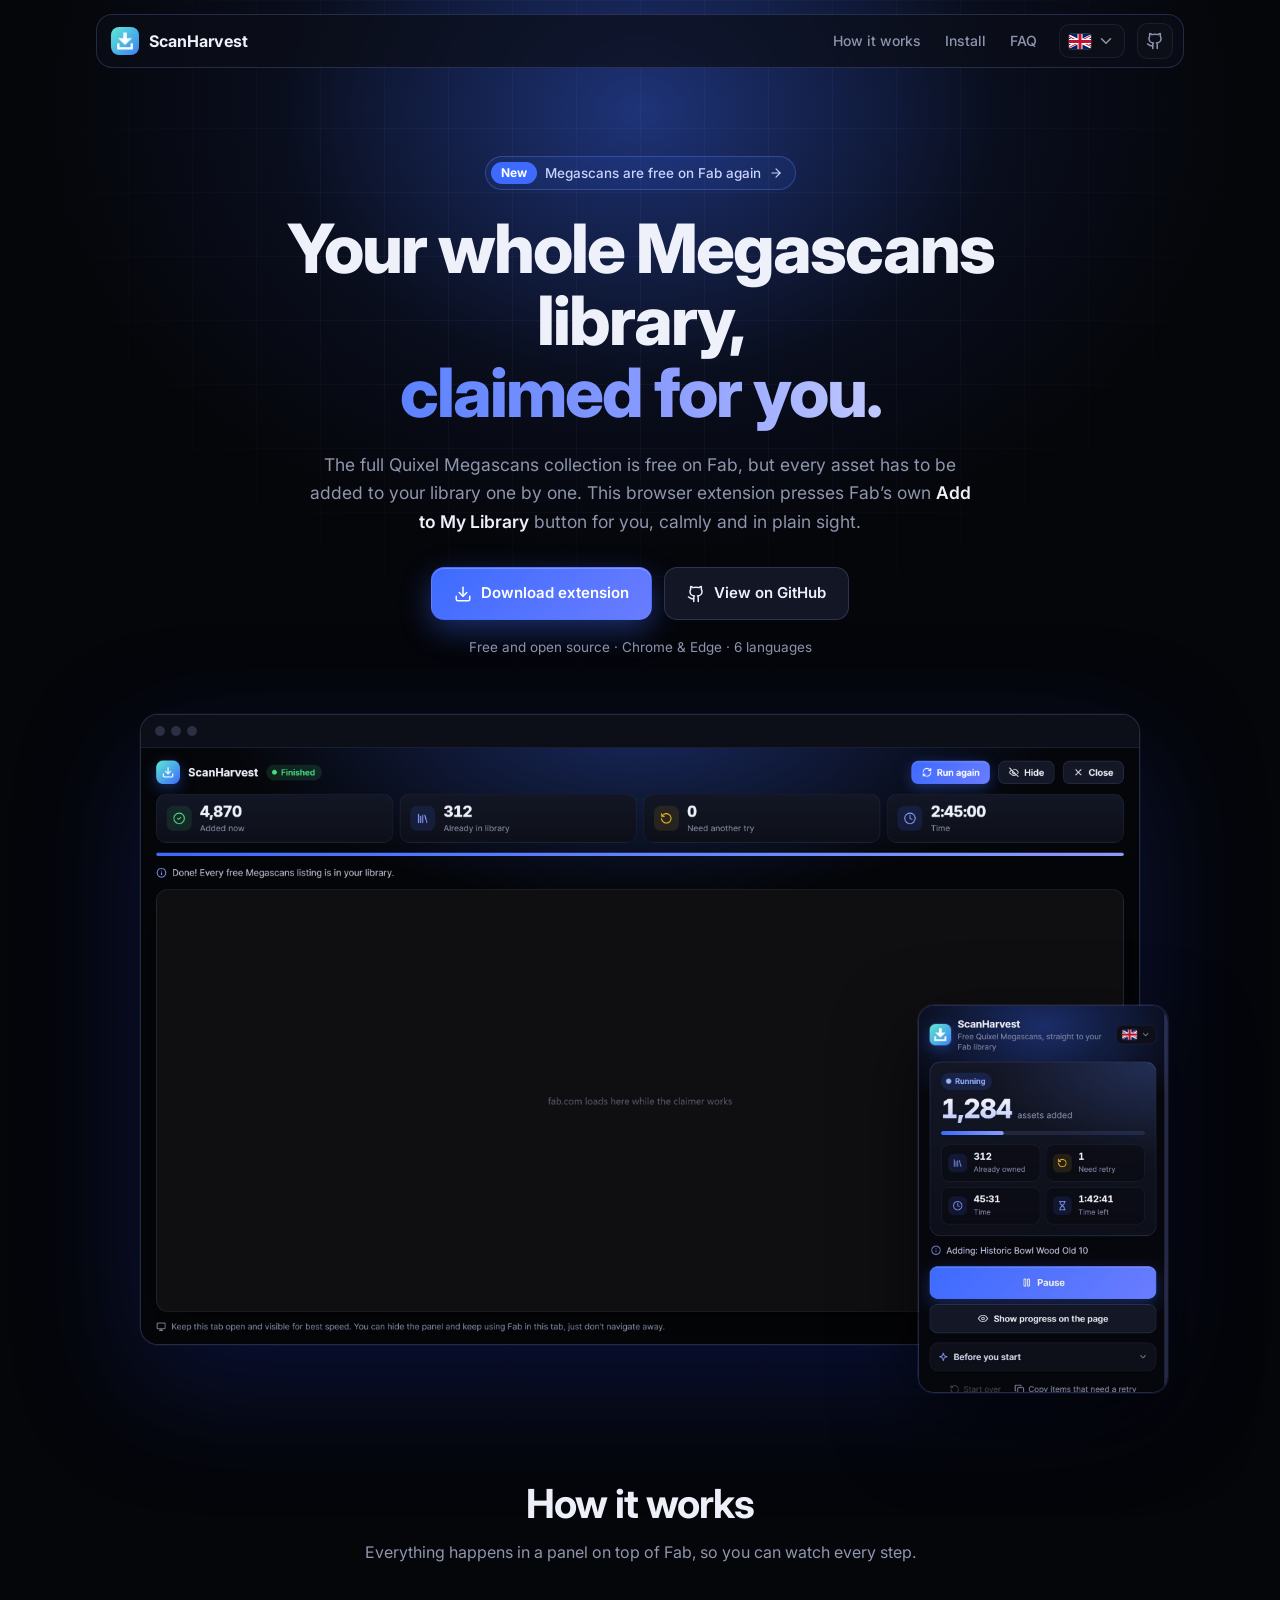
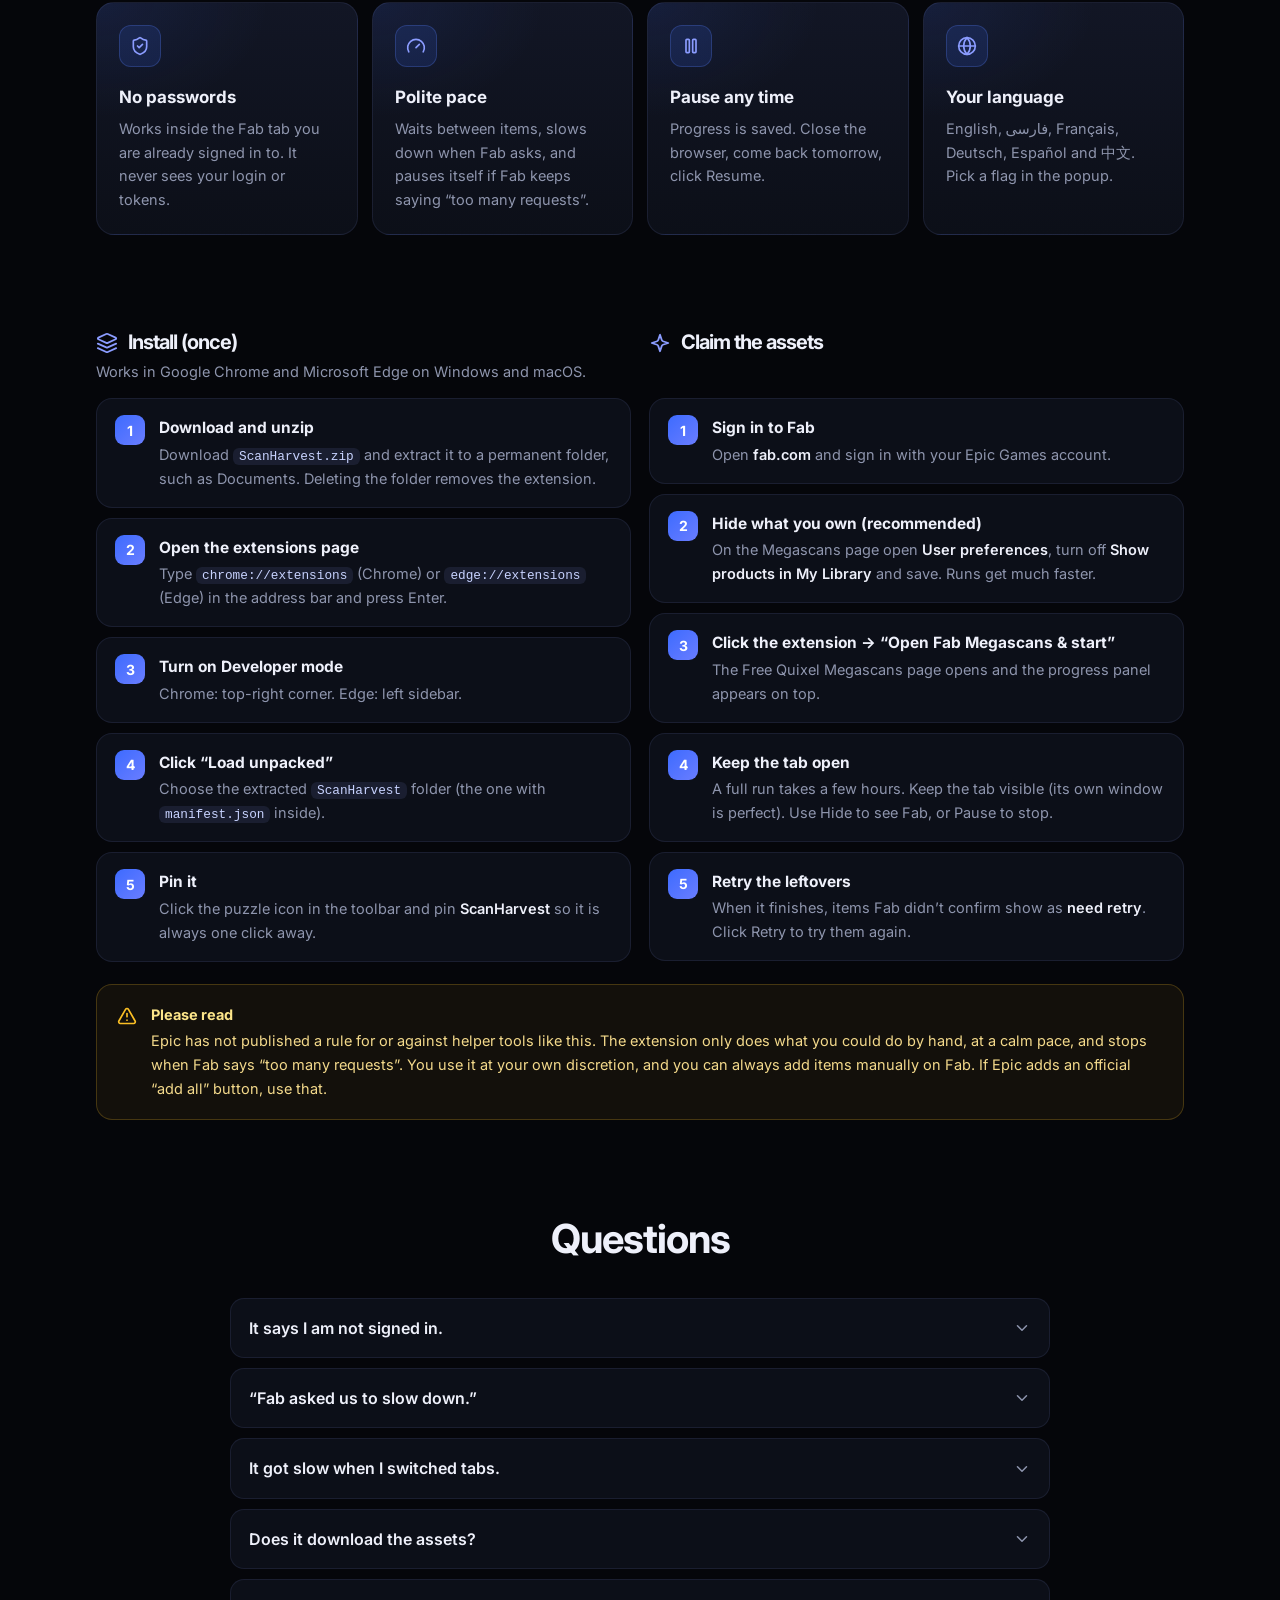
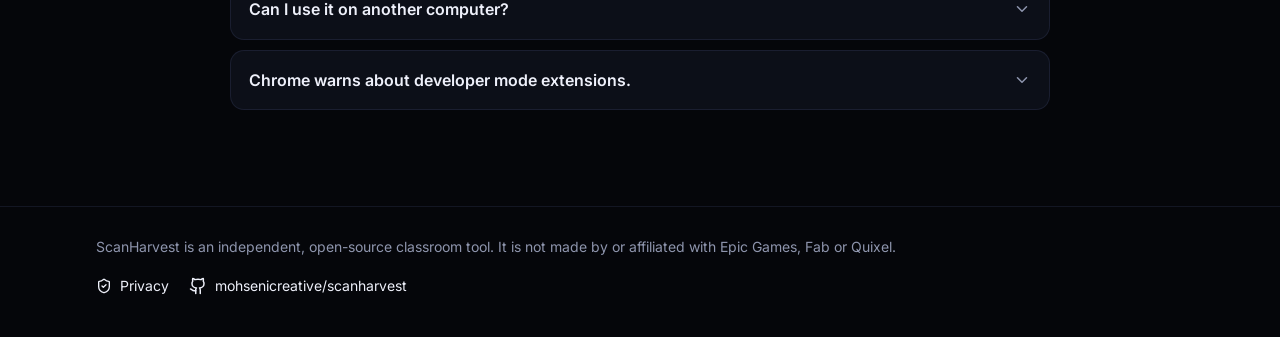
<file: docs/index.html>
<!doctype html>
<html lang="en" dir="ltr">
<head>
<meta charset="utf-8">
<meta name="viewport" content="width=device-width, initial-scale=1">
<title>ScanHarvest</title>
<meta name="description" content="A free, open-source browser extension that adds every free Quixel Megascans listing on Fab to your library, one at a time.">
<meta name="theme-color" content="#05060a">
<link rel="icon" href="images/icon-128.png">
<link rel="preconnect" href="https://fonts.googleapis.com">
<link rel="preconnect" href="https://fonts.gstatic.com" crossorigin>
<link href="https://fonts.googleapis.com/css2?family=Inter:wght@400;500;600;700;800&family=Vazirmatn:wght@400;500;700;800&display=swap" rel="stylesheet">
<style>
  :root {
    --bg: #05060a; --surface: #0c0f18; --surface-2: #121625; --line: rgba(148,163,255,.10); --line-strong: rgba(148,163,255,.2);
    --text: #eef0fa; --muted: #8e95ad; --accent: #3d6bff; --accent-hi: #5b82ff; --periwinkle: #8b9cff; --warn: #fbbf24;
    --font: "Inter", "Segoe UI Variable Text", "Segoe UI", system-ui, -apple-system, sans-serif;
  }
  html[lang="fa"] { --font: "Vazirmatn", "Segoe UI", Tahoma, system-ui, sans-serif; }
  html[lang="zh"] { --font: "Inter", "Microsoft YaHei UI", "PingFang SC", "Noto Sans SC", system-ui, sans-serif; }
  * { box-sizing: border-box; }
  html { scroll-behavior: smooth; }
  body { margin: 0; background: var(--bg); color: var(--text); font: 16px/1.65 var(--font); -webkit-font-smoothing: antialiased; overflow-x: hidden; }
  a { color: inherit; }
  .icon { display: block; flex: none; }
  .wrap { max-width: 1120px; margin: 0 auto; padding: 0 16px; }

  /* background */
  .bg { position: absolute; inset: 0 0 auto; height: 1100px; pointer-events: none; z-index: 0; overflow: hidden; }
  .bg::before { content: ""; position: absolute; left: 50%; top: -340px; width: 1200px; height: 900px; transform: translateX(-50%);
    background: radial-gradient(closest-side, rgba(61,107,255,.45), rgba(61,107,255,.08) 60%, transparent); }
  .bg::after { content: ""; position: absolute; inset: 0;
    background-image: linear-gradient(rgba(148,163,255,.05) 1px, transparent 1px), linear-gradient(90deg, rgba(148,163,255,.05) 1px, transparent 1px);
    background-size: 64px 64px; mask-image: radial-gradient(70% 60% at 50% 20%, #000 30%, transparent 75%); }
  main, header.nav { position: relative; z-index: 1; }

  /* nav */
  header.nav { position: sticky; top: 14px; z-index: 20; margin-top: 14px; }
  .bar { display: flex; align-items: center; gap: 12px; padding: 8px 10px 8px 14px; border-radius: 16px;
    background: rgba(12, 15, 24, .72); border: 1px solid var(--line-strong); backdrop-filter: blur(14px); }
  html[dir="rtl"] .bar { padding: 8px 14px 8px 10px; }
  .brand { display: flex; align-items: center; gap: 10px; font-weight: 700; text-decoration: none; white-space: nowrap; }
  .brand img { width: 28px; height: 28px; border-radius: 8px; }
  .links { display: flex; gap: 4px; margin-inline-start: auto; }
  .links a { text-decoration: none; color: var(--muted); font-size: 14px; font-weight: 500; padding: 6px 10px; border-radius: 9px; }
  .links a:hover { color: var(--text); background: rgba(148,163,255,.08); }
  .lang { position: relative; }
  .lang-btn { display: flex; align-items: center; gap: 6px; padding: 7px 9px; border-radius: 10px; cursor: pointer;
    background: var(--surface); border: 1px solid var(--line); color: var(--muted); }
  .lang-btn:hover { color: var(--text); border-color: var(--line-strong); }
  .flag-box { width: 22px; height: 15px; border-radius: 3px; overflow: hidden; display: block; box-shadow: 0 0 0 1px rgba(255,255,255,.14); flex: none; }
  .flag { width: 100%; height: 100%; display: block; }
  .menu { position: absolute; inset-inline-end: 0; top: calc(100% + 8px); width: 190px; padding: 6px; border-radius: 12px;
    background: #0f1220; border: 1px solid var(--line-strong); box-shadow: 0 18px 40px rgba(0,0,0,.6); }
  .menu[hidden] { display: none; }
  .menu button { width: 100%; display: flex; align-items: center; gap: 10px; padding: 8px 10px; border-radius: 8px; border: 0;
    background: none; color: var(--text); font: inherit; font-size: 14px; cursor: pointer; text-align: start; }
  .menu button:hover, .menu button[aria-selected="true"] { background: rgba(61,107,255,.15); }
  .menu .check { margin-inline-start: auto; color: var(--accent-hi); }
  .gh { display: inline-flex; align-items: center; justify-content: center; width: 36px; height: 36px; border-radius: 10px;
    background: var(--surface); border: 1px solid var(--line); color: var(--muted); }
  .gh:hover { color: var(--text); border-color: var(--line-strong); }

  /* hero */
  .hero { text-align: center; padding: 88px 0 40px; }
  .badge { display: inline-flex; align-items: center; gap: 8px; padding: 5px 12px 5px 5px; border-radius: 999px; font-size: 13.5px; font-weight: 500;
    background: rgba(61,107,255,.10); border: 1px solid rgba(91,130,255,.35); color: #c8d3ff; }
  html[dir="rtl"] .badge { padding: 5px 5px 5px 12px; }
  .badge b { background: var(--accent); color: #fff; padding: 1px 10px; border-radius: 999px; font-size: 12px; }
  h1 { font-size: clamp(36px, 6.4vw, 68px); line-height: 1.06; letter-spacing: -2px; margin: 22px auto 0; max-width: 900px; font-weight: 800; }
  html[lang="fa"] h1, html[lang="zh"] h1 { letter-spacing: 0; line-height: 1.25; }
  h1 .grad { background: linear-gradient(90deg, #5b82ff, #8b9cff 55%, #c0c9ff); -webkit-background-clip: text; background-clip: text; color: transparent; }
  .lead { max-width: 680px; margin: 22px auto 0; color: var(--muted); font-size: 17.5px; }
  .lead b { color: var(--text); font-weight: 600; }
  .ctas { display: flex; gap: 12px; justify-content: center; flex-wrap: wrap; margin-top: 30px; }
  .btn { display: inline-flex; align-items: center; gap: 9px; padding: 13px 22px; border-radius: 13px; font-weight: 600; font-size: 15px; text-decoration: none;
    border: 1px solid var(--line-strong); background: var(--surface-2); color: var(--text); transition: transform .1s, background .15s; }
  .btn:hover { background: #1a1f33; }
  .btn:active { transform: translateY(1px); }
  .btn.primary { border-color: transparent; color: #fff; background: linear-gradient(135deg, var(--accent), #6a7dff);
    box-shadow: 0 10px 30px rgba(61,107,255,.4), inset 0 1px 0 rgba(255,255,255,.22); }
  .btn.primary:hover { background: linear-gradient(135deg, var(--accent-hi), #7b8cff); }
  .meta { margin-top: 16px; font-size: 13.5px; color: var(--muted); }

  /* showcase */
  .showcase { position: relative; margin: 56px auto 0; max-width: 1000px; }
  .window { border-radius: 18px; overflow: hidden; border: 1px solid var(--line-strong); background: #0a0c14;
    box-shadow: 0 40px 120px rgba(20, 40, 140, .35), 0 0 0 1px rgba(255,255,255,.03); }
  .window .chrome { display: flex; gap: 6px; padding: 11px 14px; border-bottom: 1px solid var(--line); background: #0c0f18; }
  .window .chrome i { width: 10px; height: 10px; border-radius: 50%; background: #2a2f42; }
  .window img { display: block; width: 100%; height: auto; }
  .popup-shot { position: absolute; inset-inline-end: -28px; bottom: -48px; width: 250px; border-radius: 16px; overflow: hidden;
    border: 1px solid var(--line-strong); box-shadow: 0 30px 80px rgba(0,0,0,.65), 0 0 0 1px rgba(91,130,255,.15); }
  .popup-shot img { display: block; width: 100%; }
  figcaption { position: absolute; width: 1px; height: 1px; overflow: hidden; clip: rect(0 0 0 0); }

  /* sections */
  section { padding: 96px 0 0; }
  .sec-head { text-align: center; max-width: 660px; margin: 0 auto 36px; }
  h2 { font-size: clamp(28px, 4vw, 40px); letter-spacing: -1px; margin: 0; line-height: 1.15; }
  html[lang="fa"] h2, html[lang="zh"] h2 { letter-spacing: 0; }
  .sec-head p { color: var(--muted); margin: 12px 0 0; }
  .features { display: grid; grid-template-columns: repeat(4, minmax(0, 1fr)); gap: 14px; }
  .card { padding: 22px; border-radius: 18px; border: 1px solid var(--line);
    background: radial-gradient(120% 90% at 0% 0%, rgba(61,107,255,.10), transparent 55%), linear-gradient(180deg, var(--surface-2), var(--surface)); }
  html[dir="rtl"] .card { background: radial-gradient(120% 90% at 100% 0%, rgba(61,107,255,.10), transparent 55%), linear-gradient(180deg, var(--surface-2), var(--surface)); }
  .card .ico { width: 42px; height: 42px; border-radius: 12px; display: grid; place-items: center; color: var(--periwinkle);
    background: rgba(61,107,255,.14); border: 1px solid rgba(91,130,255,.25); margin-bottom: 16px; }
  .card h3 { margin: 0 0 6px; font-size: 17px; }
  .card p { margin: 0; color: var(--muted); font-size: 14.5px; }

  .steps-grid { display: grid; grid-template-columns: 1fr 1fr; gap: 18px; align-items: start; }
  .steps { list-style: none; margin: 0; padding: 0; display: grid; gap: 10px; counter-reset: s; }
  .steps li { counter-increment: s; display: flex; gap: 14px; padding: 16px 18px; border-radius: 16px; border: 1px solid var(--line); background: var(--surface); }
  .steps li::before { content: counter(s); flex: none; width: 30px; height: 30px; border-radius: 9px; display: grid; place-items: center;
    font-weight: 700; font-size: 14px; color: #fff; background: linear-gradient(135deg, var(--accent), #6a7dff); }
  .steps b.t { display: block; font-size: 15.5px; margin-bottom: 2px; }
  .steps p { margin: 0; color: var(--muted); font-size: 14.5px; }
  .steps b:not(.t) { color: var(--text); font-weight: 600; }
  code { font-family: ui-monospace, "Cascadia Code", Consolas, monospace; font-size: .88em; padding: 1px 6px; border-radius: 6px;
    background: rgba(148,163,255,.10); color: #c8d3ff; direction: ltr; unicode-bidi: isolate; }
  .col-title { display: flex; align-items: center; gap: 10px; font-size: 20px; margin: 0 0 14px; }
  .col-title .icon { color: var(--periwinkle); }
  .col-sub { color: var(--muted); margin: -8px 0 14px; font-size: 14.5px; }

  .note { display: flex; gap: 14px; margin-top: 22px; padding: 18px 20px; border-radius: 16px;
    background: rgba(251,191,36,.06); border: 1px solid rgba(251,191,36,.22); color: #f3d98b; }
  .note .icon { color: var(--warn); margin-top: 3px; }
  .note b { display: block; color: #fde68a; margin-bottom: 2px; }
  .note p { margin: 0; font-size: 14.5px; }

  .faq { max-width: 820px; margin: 0 auto; display: grid; gap: 10px; }
  details { border-radius: 14px; border: 1px solid var(--line); background: var(--surface); }
  summary { display: flex; align-items: center; gap: 12px; padding: 16px 18px; cursor: pointer; list-style: none; font-weight: 600; }
  summary::-webkit-details-marker { display: none; }
  summary .chev { margin-inline-start: auto; color: var(--muted); transition: transform .2s; }
  details[open] summary .chev { transform: rotate(180deg); }
  details p { margin: 0; padding: 0 18px 16px; color: var(--muted); font-size: 15px; }

  footer { margin-top: 96px; padding: 28px 0 40px; border-top: 1px solid var(--line); color: var(--muted); font-size: 14px; }
  footer .wrap { display: flex; gap: 16px; align-items: center; justify-content: space-between; flex-wrap: wrap; }
  footer a { display: inline-flex; align-items: center; gap: 8px; text-decoration: none; color: var(--text); }

  @media (max-width: 940px) {
    .features { grid-template-columns: 1fr 1fr; }
    .steps-grid { grid-template-columns: 1fr; }
    .popup-shot { width: 190px; inset-inline-end: -8px; bottom: -36px; }
  }
  @media (max-width: 640px) {
    .links { display: none; }
    .lang { margin-inline-start: auto; }
    .hero { padding-top: 60px; }
    h1 { letter-spacing: -1px; }
    .features { grid-template-columns: 1fr; }
    .popup-shot { display: none; }
    .brand span { display: none; }
  }
</style>
</head>
<body>
<div class="bg" aria-hidden="true"></div>

<header class="nav">
  <div class="wrap">
    <div class="bar">
      <a class="brand" href="#"><img src="images/icon-128.png" alt=""><span>ScanHarvest</span></a>
      <nav class="links">
        <a href="#how" data-t="nav_how"></a>
        <a href="#install" data-t="nav_install"></a>
        <a href="#faq" data-t="nav_faq"></a>
      </nav>
      <div class="lang">
        <button class="lang-btn" id="langBtn" aria-haspopup="listbox" aria-expanded="false"><span class="flag-box" id="langFlag"></span><span data-icon="chevronDown"></span></button>
        <div class="menu" id="langMenu" role="listbox" hidden></div>
      </div>
      <a class="gh" href="https://github.com/mohsenicreative/scanharvest" aria-label="GitHub"><span data-icon="github"></span></a>
    </div>
  </div>
</header>

<main>
  <div class="wrap hero">
    <span class="badge"><b>New</b><span data-t="badge"></span><span data-icon="arrowRight" data-size="14" class="flip"></span></span>
    <h1><span data-t="h1a"></span><br><span class="grad" data-t="h1b"></span></h1>
    <p class="lead" data-html="lead"></p>
    <div class="ctas">
      <a class="btn primary" href="https://github.com/mohsenicreative/scanharvest/releases/latest/download/ScanHarvest.zip"><span data-icon="download"></span><span data-t="cta_download"></span></a>
      <a class="btn" href="https://github.com/mohsenicreative/scanharvest"><span data-icon="github"></span><span data-t="cta_github"></span></a>
    </div>
    <p class="meta" data-t="meta"></p>

    <figure class="showcase">
      <div class="window"><div class="chrome"><i></i><i></i><i></i></div><img src="images/panel-en.png" alt="" data-alt="shot_panel" width="1440" height="860"></div>
      <div class="popup-shot"><img id="popupShot" src="images/popup-en.png" alt="" data-alt="shot_popup"></div>
      <figcaption data-t="shot_panel"></figcaption>
    </figure>
  </div>

  <section id="how">
    <div class="wrap">
      <div class="sec-head"><h2 data-t="how_title"></h2><p data-t="how_sub"></p></div>
      <div class="features">
        <div class="card"><div class="ico" data-icon="shield" data-size="20"></div><h3 data-t="f1t"></h3><p data-t="f1d"></p></div>
        <div class="card"><div class="ico" data-icon="gauge" data-size="20"></div><h3 data-t="f2t"></h3><p data-t="f2d"></p></div>
        <div class="card"><div class="ico" data-icon="pause" data-size="20"></div><h3 data-t="f3t"></h3><p data-t="f3d"></p></div>
        <div class="card"><div class="ico" data-icon="globe" data-size="20"></div><h3 data-t="f4t"></h3><p data-t="f4d"></p></div>
      </div>
    </div>
  </section>

  <section id="install">
    <div class="wrap">
      <div class="steps-grid">
        <div>
          <h2 class="col-title"><span data-icon="layers" data-size="22"></span><span data-t="install_title"></span></h2>
          <p class="col-sub" data-t="install_sub"></p>
          <ol class="steps">
            <li><div><b class="t" data-t="i1t"></b><p data-html="i1d"></p></div></li>
            <li><div><b class="t" data-t="i2t"></b><p data-html="i2d"></p></div></li>
            <li><div><b class="t" data-t="i3t"></b><p data-html="i3d"></p></div></li>
            <li><div><b class="t" data-t="i4t"></b><p data-html="i4d"></p></div></li>
            <li><div><b class="t" data-t="i5t"></b><p data-html="i5d"></p></div></li>
          </ol>
        </div>
        <div id="use">
          <h2 class="col-title"><span data-icon="sparkles" data-size="22"></span><span data-t="use_title"></span></h2>
          <p class="col-sub">&nbsp;</p>
          <ol class="steps">
            <li><div><b class="t" data-t="u1t"></b><p data-html="u1d"></p></div></li>
            <li><div><b class="t" data-t="u2t"></b><p data-html="u2d"></p></div></li>
            <li><div><b class="t" data-t="u3t"></b><p data-html="u3d"></p></div></li>
            <li><div><b class="t" data-t="u4t"></b><p data-html="u4d"></p></div></li>
            <li><div><b class="t" data-t="u5t"></b><p data-html="u5d"></p></div></li>
          </ol>
        </div>
      </div>
      <div class="note"><span data-icon="alert" data-size="20"></span><p><b data-t="note_title"></b><span data-t="note"></span></p></div>
    </div>
  </section>

  <section id="faq">
    <div class="wrap">
      <div class="sec-head"><h2 data-t="faq_title"></h2></div>
      <div class="faq" id="faqList"></div>
    </div>
  </section>
</main>

<footer>
  <div class="wrap">
    <span data-t="footer"></span>
    <span style="display:flex;gap:20px;flex-wrap:wrap">
      <a href="privacy.html"><span data-icon="shield" data-size="16"></span>Privacy</a>
      <a href="https://github.com/mohsenicreative/scanharvest"><span data-icon="github" data-size="16"></span>mohsenicreative/scanharvest</a>
    </span>
  </div>
</footer>

<script src="assets/icons.js"></script>
<script src="assets/flags.js"></script>
<script src="i18n-guide.js"></script>
<script>
(() => {
  const S = window.GUIDE_STRINGS;
  const LANGS = [
    { code: 'en', name: 'English', dir: 'ltr' }, { code: 'fa', name: 'فارسی', dir: 'rtl' },
    { code: 'fr', name: 'Français', dir: 'ltr' }, { code: 'de', name: 'Deutsch', dir: 'ltr' },
    { code: 'es', name: 'Español', dir: 'ltr' }, { code: 'zh', name: '中文', dir: 'ltr' }
  ];
  const store = {
    get() { try { return localStorage.getItem('msc-lang'); } catch { return null; } },
    set(v) { try { localStorage.setItem('msc-lang', v); } catch {} }
  };
  const initial = () => {
    const q = new URLSearchParams(location.search).get('lang');
    const pick = [q, store.get(), (navigator.language || 'en').slice(0, 2).toLowerCase()].find(c => c && S[c]);
    return pick || 'en';
  };
  let lang = initial();
  const t = k => S[lang][k] ?? S.en[k] ?? '';

  document.querySelectorAll('[data-icon]').forEach(el => {
    el.innerHTML = ICONS.svg(el.dataset.icon, Number(el.dataset.size) || 18);
  });

  // GitHub mark is not part of Lucide's set in icons.js; add it here (Lucide "github" icon, ISC).
  const gh = '<svg class="icon" width="18" height="18" viewBox="0 0 24 24" fill="none" stroke="currentColor" stroke-width="2" stroke-linecap="round" stroke-linejoin="round" aria-hidden="true"><path d="M15 22v-4a4.8 4.8 0 0 0-1-3.5c3 0 6-2 6-5.5.08-1.25-.27-2.48-1-3.5.28-1.15.28-2.35 0-3.5 0 0-1 0-3 1.5-2.64-.5-5.36-.5-8 0C6 2 5 2 5 2c-.3 1.15-.3 2.35 0 3.5A5.403 5.403 0 0 0 4 9c0 3.5 3 5.5 6 5.5-.39.49-.68 1.05-.85 1.65-.17.6-.22 1.23-.15 1.85v4"/><path d="M9 18c-4.51 2-5-2-7-2"/></svg>';
  document.querySelectorAll('[data-icon="github"]').forEach(el => { el.innerHTML = gh; });

  function faq() {
    const list = document.getElementById('faqList');
    list.replaceChildren();
    for (let i = 1; i <= 6; i++) {
      const d = document.createElement('details');
      d.innerHTML = `<summary><span></span><span class="chev">${ICONS.svg('chevronDown', 18)}</span></summary><p></p>`;
      d.querySelector('summary span').textContent = t(`q${i}`);
      d.querySelector('p').textContent = t(`a${i}`);
      list.append(d);
    }
  }

  function menu() {
    const box = document.getElementById('langMenu');
    box.replaceChildren();
    for (const l of LANGS) {
      const b = document.createElement('button');
      b.setAttribute('role', 'option');
      b.setAttribute('aria-selected', String(l.code === lang));
      b.innerHTML = `<span class="flag-box">${FLAGS[l.code]}</span><span></span>${l.code === lang ? `<span class="check">${ICONS.svg('check', 15)}</span>` : ''}`;
      b.children[1].textContent = l.name;
      b.children[1].lang = l.code;
      b.children[1].dir = l.dir;
      b.addEventListener('click', () => { apply(l.code); toggle(false); });
      box.append(b);
    }
  }

  function toggle(open) {
    const box = document.getElementById('langMenu');
    const show = open ?? box.hidden;
    box.hidden = !show;
    document.getElementById('langBtn').setAttribute('aria-expanded', String(show));
  }

  function apply(code) {
    lang = S[code] ? code : 'en';
    store.set(lang);
    const info = LANGS.find(l => l.code === lang);
    document.documentElement.lang = lang;
    document.documentElement.dir = info.dir;
    document.title = t('title');
    document.querySelectorAll('[data-t]').forEach(el => { el.textContent = t(el.dataset.t); });
    document.querySelectorAll('[data-html]').forEach(el => { el.innerHTML = t(el.dataset.html); }); // bundled, trusted strings
    document.querySelectorAll('[data-alt]').forEach(el => { el.alt = t(el.dataset.alt); });
    document.querySelectorAll('.flip').forEach(el => { el.style.transform = info.dir === 'rtl' ? 'scaleX(-1)' : ''; });
    document.getElementById('langFlag').innerHTML = FLAGS[lang];
    document.getElementById('langBtn').title = t('language');
    document.getElementById('popupShot').src = lang === 'fa' ? 'images/popup-fa.png' : 'images/popup-en.png';
    menu();
    faq();
  }

  document.getElementById('langBtn').addEventListener('click', e => { e.stopPropagation(); toggle(); });
  document.addEventListener('click', e => { if (!e.target.closest('.lang')) toggle(false); });
  document.addEventListener('keydown', e => { if (e.key === 'Escape') toggle(false); });
  apply(lang);
})();
</script>
</body>
</html>
</file>
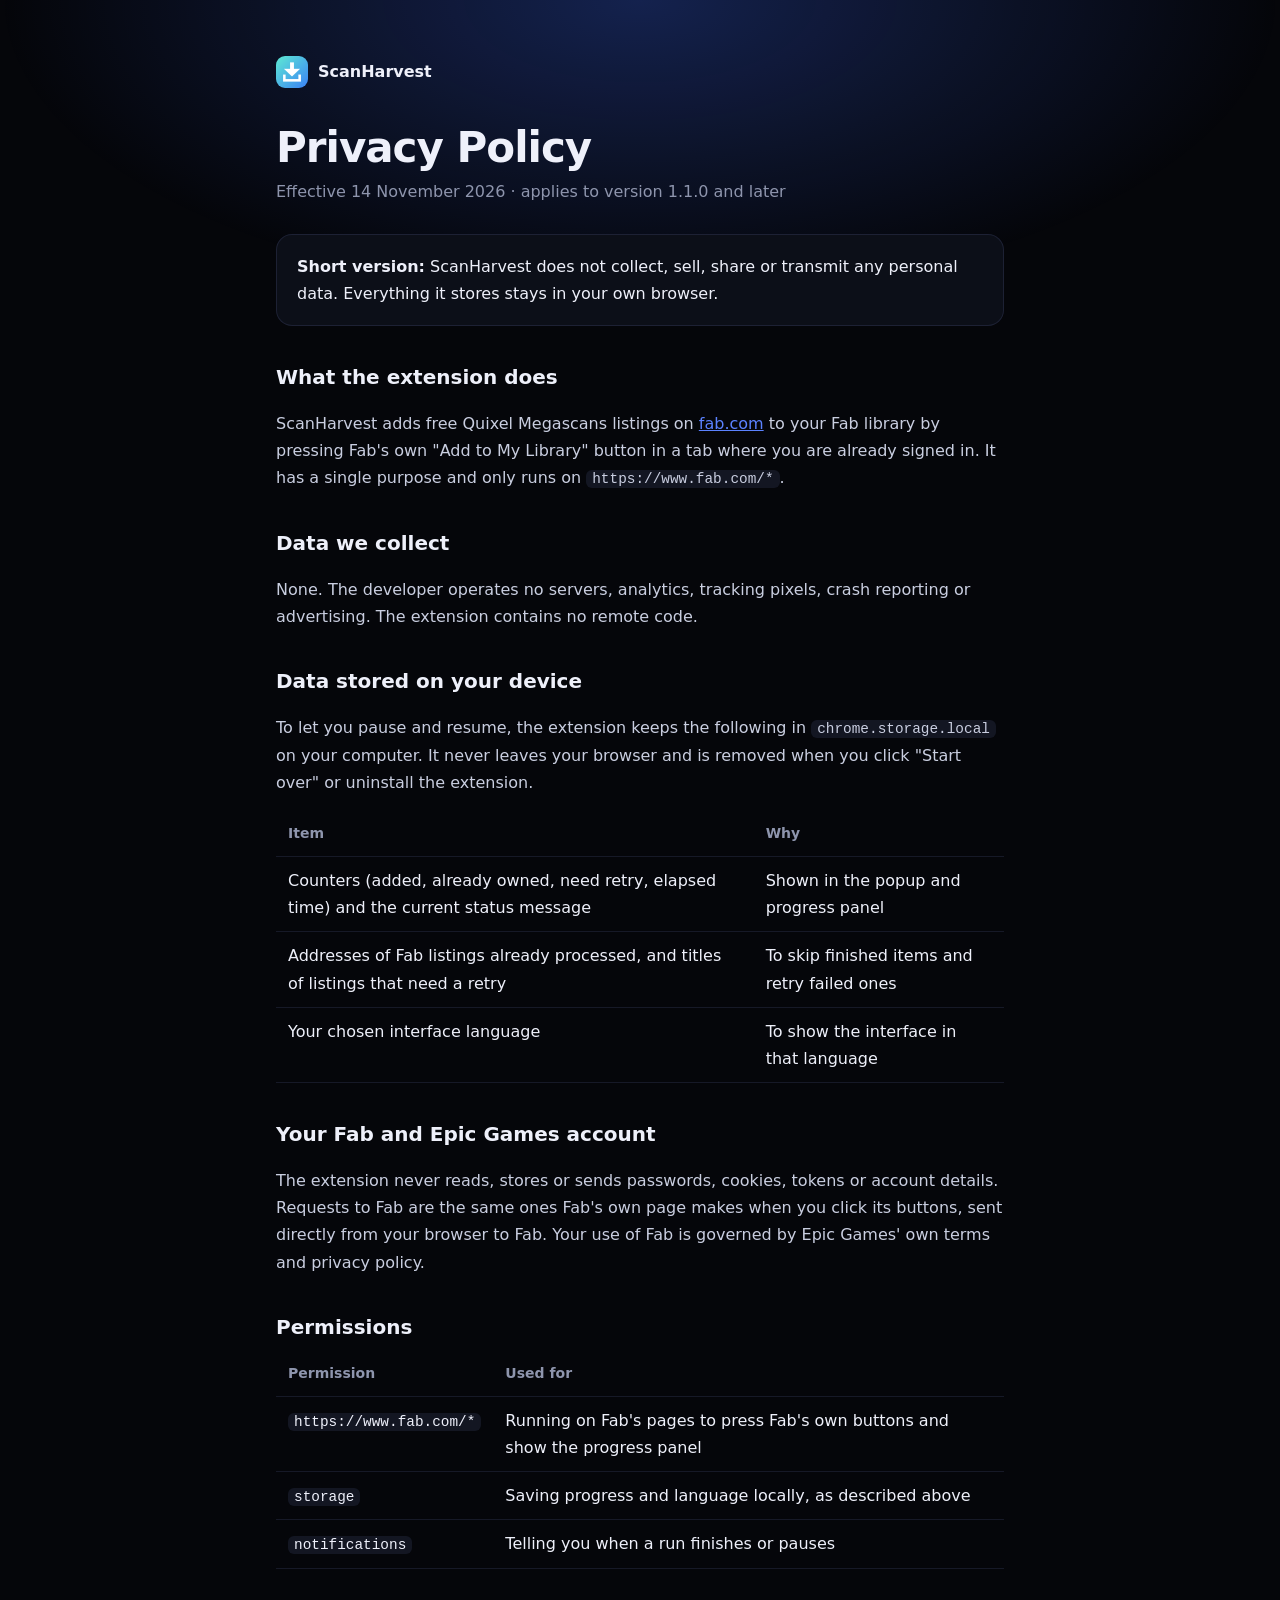
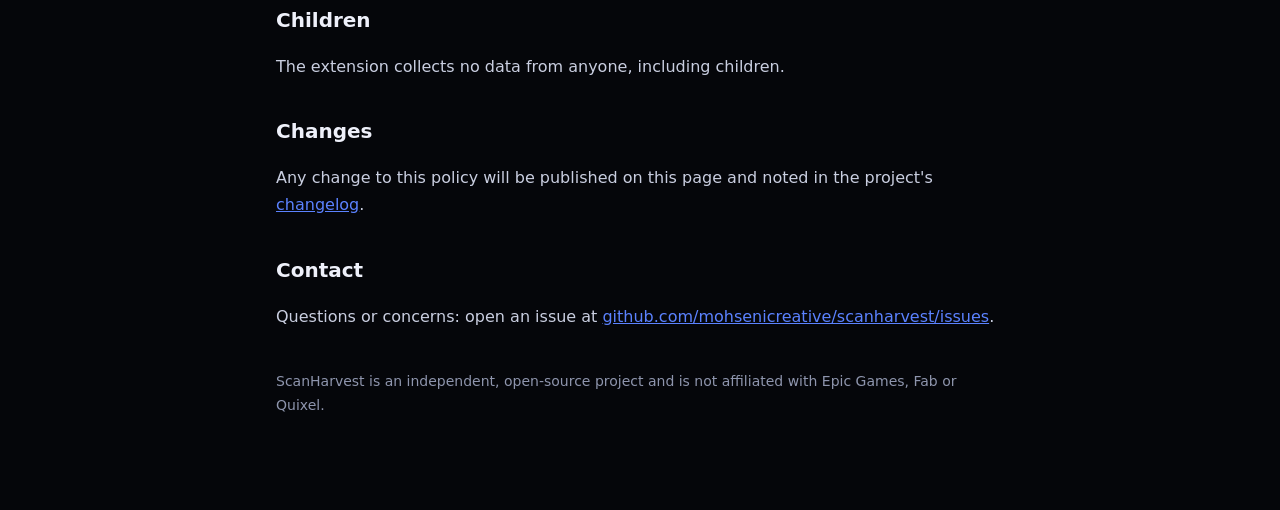
<file: docs/privacy.html>
<!doctype html>
<html lang="en">
<head>
<meta charset="utf-8">
<meta name="viewport" content="width=device-width, initial-scale=1">
<title>Privacy Policy · ScanHarvest</title>
<meta name="description" content="Privacy policy for the ScanHarvest browser extension.">
<link rel="icon" href="images/icon-128.png">
<style>
  :root { --bg: #05060a; --surface: #0c0f18; --line: rgba(148,163,255,.12); --text: #eef0fa; --muted: #8e95ad; --accent: #5b82ff; }
  * { box-sizing: border-box; }
  body { margin: 0; background: var(--bg); color: var(--text); font: 16px/1.7 "Inter", "Segoe UI", system-ui, sans-serif; }
  body::before { content: ""; position: fixed; inset: -300px 0 auto; height: 600px; pointer-events: none;
    background: radial-gradient(closest-side, rgba(61,107,255,.28), transparent); }
  main { position: relative; max-width: 760px; margin: 0 auto; padding: 56px 16px 80px; }
  a { color: var(--accent); }
  .brand { display: inline-flex; align-items: center; gap: 10px; text-decoration: none; color: var(--text); font-weight: 700; }
  .brand img { width: 32px; height: 32px; border-radius: 9px; }
  h1 { font-size: clamp(30px, 5vw, 42px); letter-spacing: -1px; line-height: 1.15; margin: 28px 0 6px; }
  .date { color: var(--muted); margin: 0 0 28px; }
  h2 { font-size: 20px; margin: 34px 0 8px; }
  p, li { color: #c9cee0; }
  .card { padding: 18px 20px; border-radius: 16px; background: var(--surface); border: 1px solid var(--line); }
  table { width: 100%; border-collapse: collapse; margin-top: 8px; }
  th, td { text-align: start; padding: 10px 12px; border-bottom: 1px solid var(--line); vertical-align: top; }
  th { color: var(--muted); font-weight: 600; font-size: 14px; }
  code { font-family: ui-monospace, Consolas, monospace; font-size: .9em; background: rgba(148,163,255,.1); padding: 1px 6px; border-radius: 6px; }
</style>
</head>
<body>
<main>
  <a class="brand" href="./"><img src="images/icon-128.png" alt="">ScanHarvest</a>
  <h1>Privacy Policy</h1>
  <p class="date">Effective 14 November 2026 · applies to version 1.1.0 and later</p>

  <div class="card">
    <strong>Short version:</strong> ScanHarvest does not collect, sell, share or transmit any personal data.
    Everything it stores stays in your own browser.
  </div>

  <h2>What the extension does</h2>
  <p>ScanHarvest adds free Quixel Megascans listings on <a href="https://www.fab.com">fab.com</a> to your Fab library by pressing Fab's own "Add to My Library" button in a tab where you are already signed in. It has a single purpose and only runs on <code>https://www.fab.com/*</code>.</p>

  <h2>Data we collect</h2>
  <p>None. The developer operates no servers, analytics, tracking pixels, crash reporting or advertising. The extension contains no remote code.</p>

  <h2>Data stored on your device</h2>
  <p>To let you pause and resume, the extension keeps the following in <code>chrome.storage.local</code> on your computer. It never leaves your browser and is removed when you click "Start over" or uninstall the extension.</p>
  <table>
    <tr><th>Item</th><th>Why</th></tr>
    <tr><td>Counters (added, already owned, need retry, elapsed time) and the current status message</td><td>Shown in the popup and progress panel</td></tr>
    <tr><td>Addresses of Fab listings already processed, and titles of listings that need a retry</td><td>To skip finished items and retry failed ones</td></tr>
    <tr><td>Your chosen interface language</td><td>To show the interface in that language</td></tr>
  </table>

  <h2>Your Fab and Epic Games account</h2>
  <p>The extension never reads, stores or sends passwords, cookies, tokens or account details. Requests to Fab are the same ones Fab's own page makes when you click its buttons, sent directly from your browser to Fab. Your use of Fab is governed by Epic Games' own terms and privacy policy.</p>

  <h2>Permissions</h2>
  <table>
    <tr><th>Permission</th><th>Used for</th></tr>
    <tr><td><code>https://www.fab.com/*</code></td><td>Running on Fab's pages to press Fab's own buttons and show the progress panel</td></tr>
    <tr><td><code>storage</code></td><td>Saving progress and language locally, as described above</td></tr>
    <tr><td><code>notifications</code></td><td>Telling you when a run finishes or pauses</td></tr>
  </table>

  <h2>Children</h2>
  <p>The extension collects no data from anyone, including children.</p>

  <h2>Changes</h2>
  <p>Any change to this policy will be published on this page and noted in the project's <a href="https://github.com/mohsenicreative/scanharvest/blob/main/CHANGELOG.md">changelog</a>.</p>

  <h2>Contact</h2>
  <p>Questions or concerns: open an issue at <a href="https://github.com/mohsenicreative/scanharvest/issues">github.com/mohsenicreative/scanharvest/issues</a>.</p>

  <p style="margin-top:40px;color:var(--muted);font-size:14px">ScanHarvest is an independent, open-source project and is not affiliated with Epic Games, Fab or Quixel.</p>
</main>
</body>
</html>
</file>
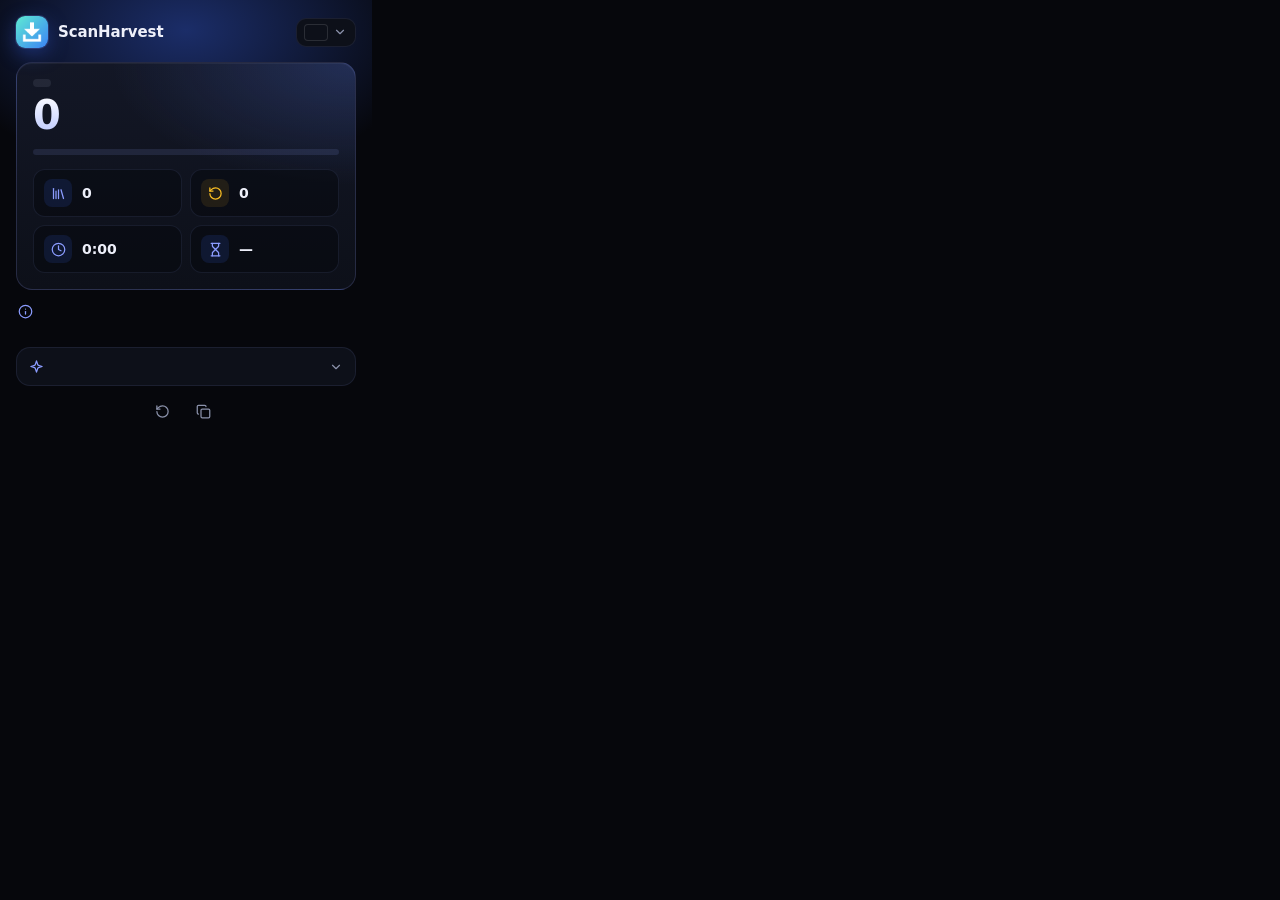
<file: extension/popup.html>
<!doctype html>
<html lang="en" dir="ltr">
<head>
  <meta charset="utf-8">
  <title>ScanHarvest</title>
  <link rel="stylesheet" href="popup.css">
</head>
<body>
  <div class="glow" aria-hidden="true"></div>

  <header class="top">
    <div class="brand">
      <img class="logo" src="icons/48.png" alt="" width="32" height="32">
      <div class="brand-text">
        <h1 data-i18n="appName">ScanHarvest</h1>
        <p class="sub" data-i18n="tagline"></p>
      </div>
    </div>
    <div class="lang">
      <button id="langBtn" class="lang-btn" aria-haspopup="listbox" aria-expanded="false">
        <span id="langFlag" class="flag-box"></span>
        <span id="langChevron" class="chev"></span>
      </button>
      <div id="langMenu" class="lang-menu" role="listbox" hidden></div>
    </div>
  </header>

  <section class="hero">
    <div class="hero-top">
      <span id="pill" class="pill"></span>
    </div>
    <div class="big">
      <b id="confirmed">0</b>
      <span data-i18n="stat_added"></span>
    </div>
    <div class="bar"><i id="bar"></i></div>
    <div class="grid">
      <div class="stat"><span class="ico" data-icon="library"></span><div><b id="owned">0</b><span data-i18n="stat_owned"></span></div></div>
      <div class="stat"><span class="ico warnish" data-icon="rotateCcw"></span><div><b id="failed">0</b><span data-i18n="stat_failed"></span></div></div>
      <div class="stat"><span class="ico" data-icon="clock"></span><div><b id="time">0:00</b><span data-i18n="stat_time"></span></div></div>
      <div class="stat"><span class="ico" data-icon="hourglass"></span><div><b id="eta">—</b><span data-i18n="stat_eta"></span></div></div>
    </div>
  </section>

  <p id="msg" class="msg"><span class="ico" data-icon="info"></span><span id="msgText"></span></p>
  <p id="warn" class="warn" hidden><span class="ico" data-icon="alert"></span><span id="warnText"></span></p>

  <section id="actions" class="actions"></section>

  <details class="tips">
    <summary><span class="ico" data-icon="sparkles"></span><span data-i18n="tips_title"></span><span class="chev" data-icon="chevronDown"></span></summary>
    <div class="tips-body">
      <ul>
        <li><span class="ico" data-icon="logIn"></span><span data-i18n-html="tip1"></span></li>
        <li><span class="ico" data-icon="eyeOff"></span><span data-i18n-html="tip2"></span></li>
        <li><span class="ico" data-icon="monitor"></span><span data-i18n-html="tip3"></span></li>
        <li><span class="ico" data-icon="download"></span><span data-i18n-html="tip4"></span></li>
      </ul>
    </div>
  </details>

  <footer>
    <button id="reset" class="link"><span class="ico" data-icon="rotateCcw"></span><span data-i18n="reset"></span></button>
    <button id="copy" class="link"><span class="ico" data-icon="copy"></span><span id="copyText" data-i18n="copy_failed"></span></button>
  </footer>

  <script src="i18n.js"></script>
  <script src="icons.js"></script>
  <script src="flags.js"></script>
  <script src="popup.js"></script>
</body>
</html>
</file>
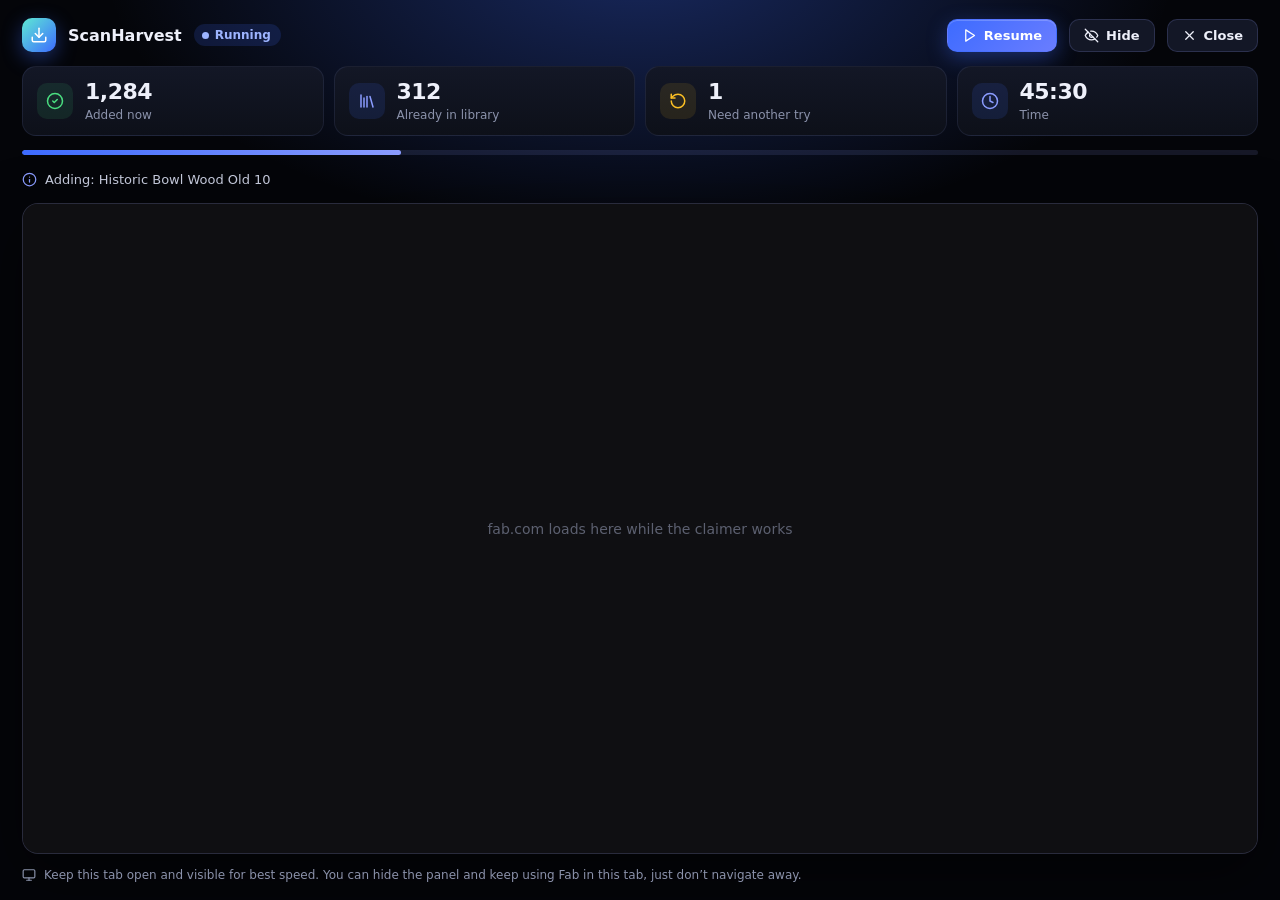
<file: tools/overlay-preview.html>
<!doctype html>
<!--
  On-page panel preview for development and screenshots. Serve the repo root over HTTP, then open:
    /tools/overlay-preview.html?state=running|finished&lang=en|fa|fr|de|es|zh
  The real panel shows the live Fab page in the workspace frame; here it shows a placeholder.
-->
<html lang="en">
<head>
  <meta charset="utf-8">
  <meta name="viewport" content="width=device-width, initial-scale=1">
  <title>Panel preview</title>
  <style>html, body { margin: 0; background: #0b0b0f; height: 100%; }</style>
</head>
<body>
<script src="preview-stub.js"></script>
<script>
(async () => {
  // Open the closed shadow root so the preview can fill the workspace frame.
  const attach = Element.prototype.attachShadow;
  Element.prototype.attachShadow = function () { return attach.call(this, { mode: 'open' }); };

  let listener = null;
  chrome.runtime = { onMessage: { addListener: fn => { listener = fn; } }, sendMessage: async () => 1 };

  const v = Date.now();
  for (const name of ['i18n', 'icons', 'selectors', 'content']) {
    await new Promise(resolve => {
      const s = document.createElement('script');
      s.src = `../extension/${name}.js?v=${v}`;
      s.onload = resolve;
      document.body.append(s);
    });
  }
  await new Promise(resolve => listener({ cmd: 'show' }, {}, resolve));
  const root = document.getElementById('scanharvest-root').shadowRoot;
  root.querySelector('iframe').srcdoc = `<body style="margin:0;height:100vh;display:grid;place-items:center;background:#0f0f12;color:#5c6070;font:14px system-ui">fab.com loads here while the claimer works</body>`;
})();
</script>
</body>
</html>
</file>
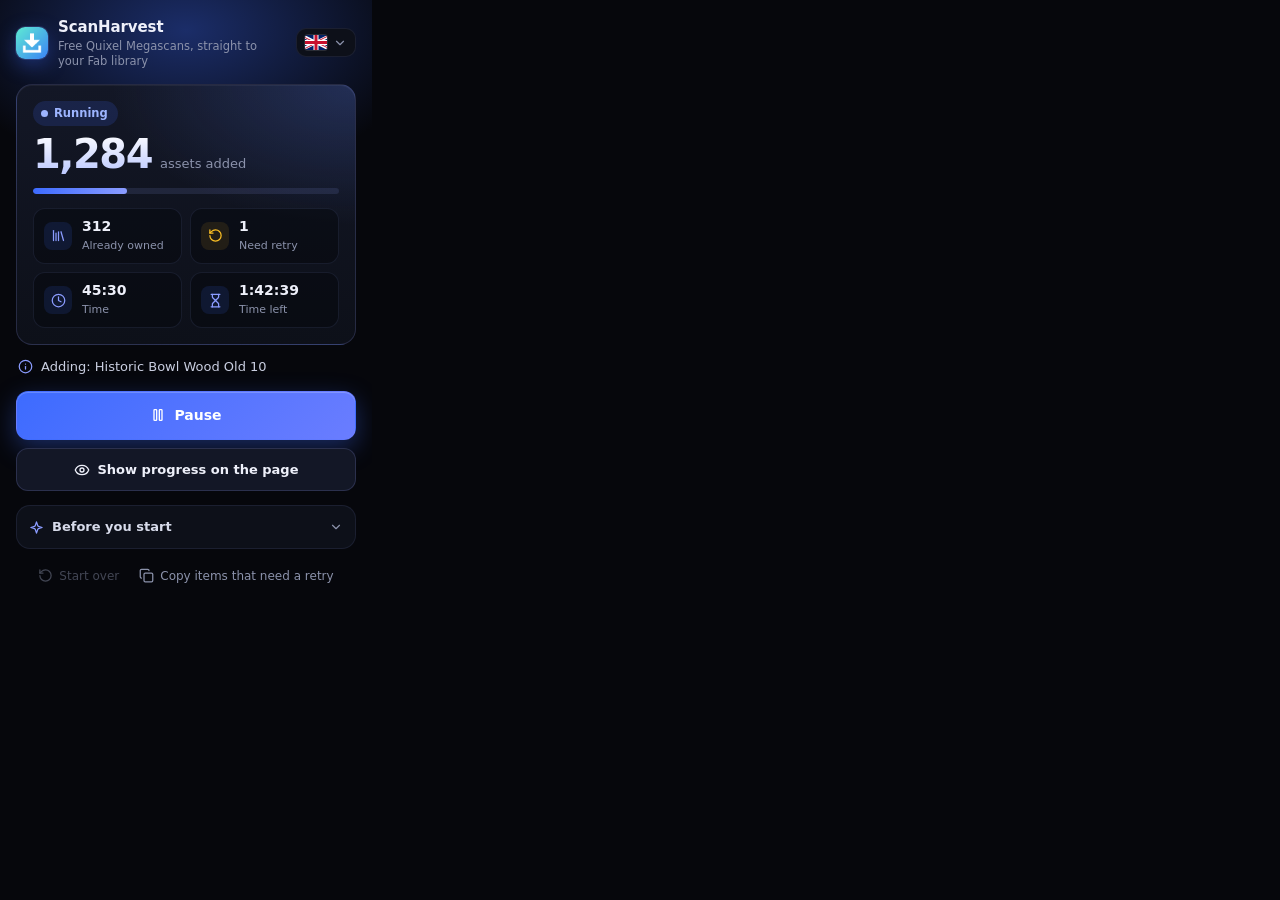
<file: tools/popup-preview.html>
<!doctype html>
<!--
  Popup preview for development and screenshots. Serve the repo root over HTTP, then open:
    /tools/popup-preview.html?state=running|finished|none&lang=en|fa|fr|de|es|zh
  Chrome APIs are replaced by tools/preview-stub.js with sample data.
-->
<html lang="en">
<head>
  <meta charset="utf-8">
  <meta name="viewport" content="width=device-width, initial-scale=1">
  <title>Popup preview</title>
  <style>html { background: #06070c; overflow: hidden; } body { margin: 0 auto !important; }</style>
</head>
<body>
<script src="preview-stub.js"></script>
<script>
(async () => {
  const v = Date.now();
  const source = await (await fetch(`../extension/popup.html?v=${v}`)).text();
  const doc = new DOMParser().parseFromString(source, 'text/html');
  doc.querySelectorAll('script').forEach(s => s.remove());
  doc.querySelectorAll('img').forEach(img => { img.src = `../extension/${img.getAttribute('src')}`; });
  const css = document.createElement('link');
  css.rel = 'stylesheet';
  css.href = `../extension/popup.css?v=${v}`;
  document.head.append(css);
  document.body.insertAdjacentHTML('beforeend', doc.body.innerHTML);
  for (const name of ['i18n', 'icons', 'flags', 'popup']) {
    await new Promise(resolve => {
      const s = document.createElement('script');
      s.src = `../extension/${name}.js?v=${v}`;
      s.onload = resolve;
      document.body.append(s);
    });
  }
  if (new URLSearchParams(location.search).has('menu')) setTimeout(() => document.getElementById('langBtn').click(), 300);
})();
</script>
</body>
</html>
</file>
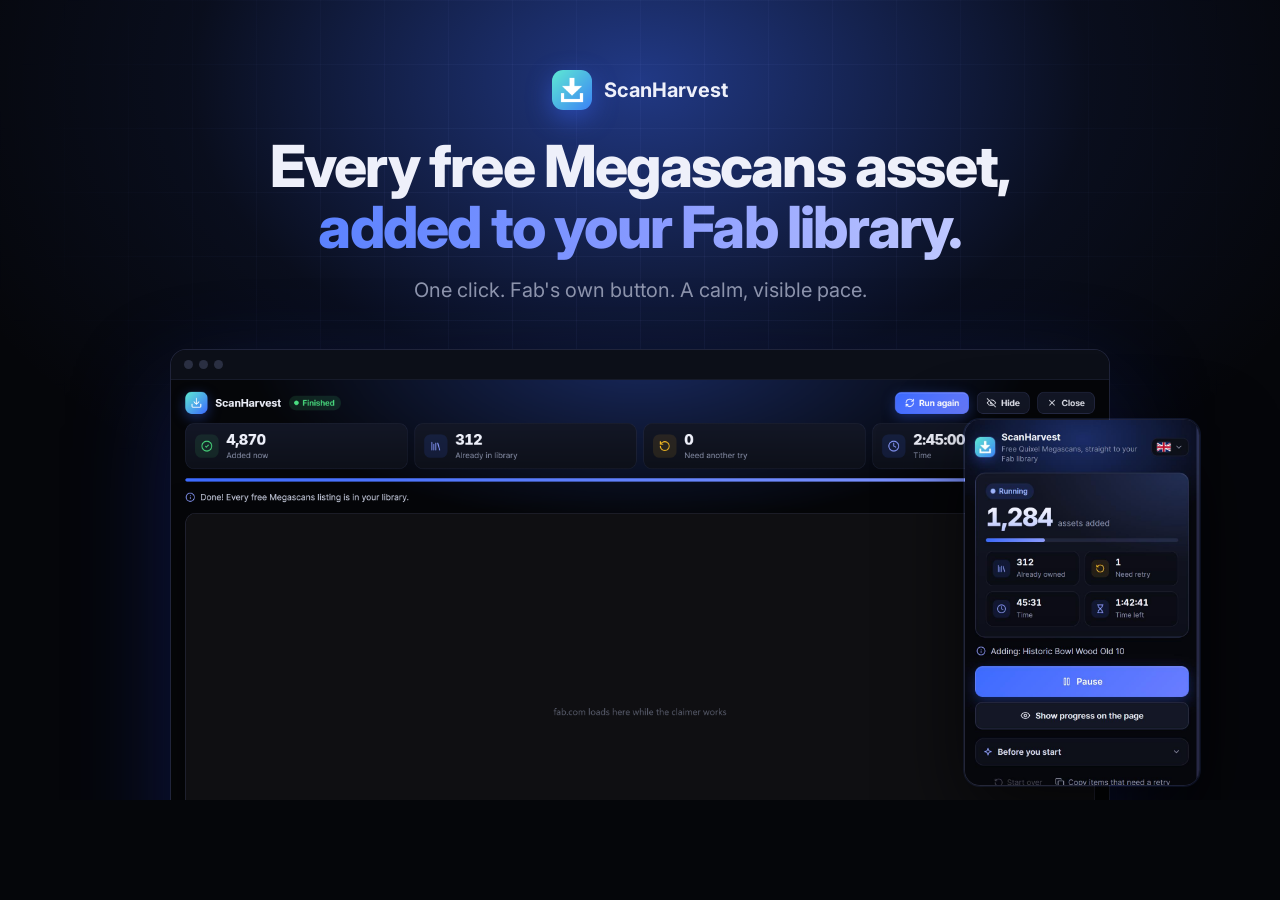
<file: store/art/art.html>
<!doctype html>
<!--
  Chrome Web Store artwork. Rendered to PNG by render.ps1 (serve the repo root on :5178 first).
  ?v=shot1 | shot2 | shot3 | shot4  → 1280×800 screenshots
  ?v=promo                          → 440×280 small promo tile (laid out at 880×560, rendered at 0.5×)
  ?v=marquee                        → 1400×560 marquee
-->
<html lang="en">
<head>
<meta charset="utf-8">
<meta name="viewport" content="width=device-width, initial-scale=1">
<title>Store art</title>
<link rel="preconnect" href="https://fonts.googleapis.com">
<link rel="preconnect" href="https://fonts.gstatic.com" crossorigin>
<link href="https://fonts.googleapis.com/css2?family=Inter:wght@400;500;600;700;800&family=Vazirmatn:wght@500;700&display=swap" rel="stylesheet">
<style>
  :root { --text: #eef0fa; --muted: #8e95ad; --accent: #3d6bff; --peri: #8b9cff; --line: rgba(148,163,255,.16); }
  * { box-sizing: border-box; margin: 0; }
  html, body { background: #05060a; color: var(--text); font-family: "Inter", "Segoe UI", system-ui, sans-serif; -webkit-font-smoothing: antialiased; overflow: hidden; }
  .canvas { position: relative; overflow: hidden; width: 1280px; height: 800px; }
  .canvas::before { content: ""; position: absolute; left: 50%; top: -420px; width: 1500px; height: 1000px; transform: translateX(-50%);
    background: radial-gradient(closest-side, rgba(61,107,255,.5), rgba(61,107,255,.08) 60%, transparent); }
  .canvas::after { content: ""; position: absolute; inset: 0;
    background-image: linear-gradient(rgba(148,163,255,.05) 1px, transparent 1px), linear-gradient(90deg, rgba(148,163,255,.05) 1px, transparent 1px);
    background-size: 64px 64px; mask-image: radial-gradient(70% 70% at 50% 25%, #000 25%, transparent 75%); }
  .canvas > * { position: relative; z-index: 1; }
  .grad { background: linear-gradient(90deg, #5b82ff, #8b9cff 55%, #c0c9ff); -webkit-background-clip: text; background-clip: text; color: transparent; }
  .brand { display: flex; align-items: center; gap: 12px; font-weight: 700; font-size: 20px; }
  .brand img { width: 40px; height: 40px; border-radius: 11px; box-shadow: 0 8px 26px rgba(61,107,255,.45); }
  .window { border-radius: 16px; overflow: hidden; border: 1px solid var(--line); background: #0a0c14; box-shadow: 0 40px 100px rgba(20,40,140,.45); }
  .window .bar { display: flex; gap: 6px; padding: 10px 13px; border-bottom: 1px solid rgba(148,163,255,.08); background: #0c0f18; }
  .window .bar i { width: 9px; height: 9px; border-radius: 50%; background: #2a2f42; }
  .window img, .popup img { display: block; width: 100%; }
  .popup { border-radius: 16px; overflow: hidden; border: 1px solid var(--line); box-shadow: 0 30px 80px rgba(0,0,0,.65), 0 0 0 1px rgba(91,130,255,.15); }
  h1 { font-size: 54px; line-height: 1.06; letter-spacing: -1.8px; font-weight: 800; }
  .sub { color: var(--muted); font-size: 20px; line-height: 1.5; margin-top: 16px; }
  .chips { display: flex; flex-wrap: wrap; gap: 10px; margin-top: 26px; }
  .chip { display: inline-flex; align-items: center; gap: 8px; padding: 8px 14px; border-radius: 999px; font-size: 15px; font-weight: 600;
    background: rgba(61,107,255,.12); border: 1px solid rgba(91,130,255,.32); color: #cdd6ff; }
  .chip .icon { color: var(--peri); }
  .icon { display: block; flex: none; }

  /* layouts */
  .split { display: grid; grid-template-columns: 430px 1fr; gap: 40px; align-items: center; padding: 64px 0 64px 72px; height: 100%; }
  .center { text-align: center; padding-top: 70px; }
  .center h1 { font-size: 58px; }
  .stage { position: relative; }
  .cards { display: grid; grid-template-columns: 1fr 1fr; gap: 16px; }
  .card { padding: 22px; border-radius: 18px; border: 1px solid var(--line);
    background: radial-gradient(120% 90% at 0% 0%, rgba(61,107,255,.12), transparent 55%), linear-gradient(180deg, #121625, #0c0f18); }
  .card .ico { width: 46px; height: 46px; border-radius: 13px; display: grid; place-items: center; color: var(--peri);
    background: rgba(61,107,255,.14); border: 1px solid rgba(91,130,255,.28); margin-bottom: 14px; }
  .card h3 { font-size: 20px; margin-bottom: 6px; }
  .card p { color: var(--muted); font-size: 15.5px; line-height: 1.5; }
  .flags { display: flex; gap: 12px; margin-top: 28px; flex-wrap: wrap; }
  .flag-pill { display: inline-flex; align-items: center; gap: 9px; padding: 8px 14px 8px 9px; border-radius: 12px; font-size: 16px; font-weight: 600;
    background: #0f1220; border: 1px solid var(--line); }
  .flag-pill .f { width: 28px; height: 19px; border-radius: 4px; overflow: hidden; box-shadow: 0 0 0 1px rgba(255,255,255,.14); }
  .flag { width: 100%; height: 100%; display: block; }
</style>
</head>
<body>
<div id="root"></div>
<script src="../../extension/icons.js"></script>
<script src="../../extension/flags.js"></script>
<script>
  const v = new URLSearchParams(location.search).get('v') || 'shot1';
  const img = p => `../../docs/images/${p}`;
  const icon = (n, s = 18) => ICONS.svg(n, s);
  const brand = `<div class="brand"><img src="${img('icon-128.png')}" alt="">ScanHarvest</div>`;
  const chip = (i, t) => `<span class="chip">${icon(i, 16)}${t}</span>`;
  const win = src => `<div class="window"><div class="bar"><i></i><i></i><i></i></div><img src="${img(src)}" alt=""></div>`;
  const langs = [['en','English'],['fa','فارسی'],['fr','Français'],['de','Deutsch'],['es','Español'],['zh','中文']];
  const views = {
    shot1: `<div class="canvas center">
        ${brand.replace('class="brand"', 'class="brand" style="justify-content:center"')}
        <h1 style="margin-top:26px">Every free Megascans asset,<br><span class="grad">added to your Fab library.</span></h1>
        <p class="sub">One click. Fab's own button. A calm, visible pace.</p>
        <div class="stage" style="width:940px;margin:44px auto 0">${win('panel-en.png')}
          <div class="popup" style="position:absolute;width:236px;right:-90px;top:70px">${`<img src="${img('popup-en.png')}" alt="">`}</div></div>
      </div>`,
    shot2: `<div class="canvas"><div class="split">
        <div>${brand}<h1 style="margin-top:30px">Watch it work.<br><span class="grad">Pause any time.</span></h1>
          <p class="sub">A full-screen panel shows Fab, live counters and status. Progress is saved, so you can close the browser and resume tomorrow.</p>
          <div class="chips">${chip('circleCheck','Confirms every item')}${chip('pause','Pause & resume')}${chip('rotateCcw','Retry list')}</div></div>
        <div class="stage" style="margin-right:-260px">${win('panel-en.png')}</div>
      </div></div>`,
    shot3: `<div class="canvas"><div class="split" style="grid-template-columns:470px 1fr">
        <div>${brand}<h1 style="margin-top:30px">Speaks your<br><span class="grad">language.</span></h1>
          <p class="sub">Pick a flag. The popup, the panel and notifications switch instantly, including right-to-left Persian.</p>
          <div class="flags">${langs.map(([c,n]) => `<span class="flag-pill"><span class="f">${FLAGS[c]}</span>${n}</span>`).join('')}</div></div>
        <div class="stage" style="display:flex;gap:28px;align-items:flex-start">
          <div class="popup" style="width:300px">${`<img src="${img('popup-languages.png')}" alt="">`}</div>
          <div class="popup" style="width:300px;margin-top:70px">${`<img src="${img('popup-fa.png')}" alt="">`}</div></div>
      </div></div>`,
    shot4: `<div class="canvas"><div class="split" style="grid-template-columns:1fr 330px;padding:64px 72px">
        <div>${brand}<h1 style="margin-top:28px">Polite, private,<br><span class="grad">open source.</span></h1>
          <div class="cards" style="margin-top:34px">
            <div class="card"><div class="ico">${icon('shield',22)}</div><h3>No passwords</h3><p>Runs in the Fab tab you're signed in to. Never reads your login.</p></div>
            <div class="card"><div class="ico">${icon('gauge',22)}</div><h3>Polite pace</h3><p>Slows down when Fab asks and pauses itself on repeated limits.</p></div>
            <div class="card"><div class="ico">${icon('library',22)}</div><h3>Only free Quixel items</h3><p>Checks the price and seller, and skips what you already own.</p></div>
            <div class="card"><div class="ico">${icon('eyeOff',22)}</div><h3>No data collected</h3><p>No analytics, no servers, no remote code. Progress stays on your computer.</p></div>
          </div></div>
        <div class="popup">${`<img src="${img('popup-en.png')}" alt="">`}</div>
      </div></div>`,
    promo: `<div class="canvas" style="width:880px;height:560px;display:flex;flex-direction:column;justify-content:center;padding:0 64px">
        <div class="brand" style="font-size:34px;gap:18px"><img src="${img('icon-128.png')}" style="width:76px;height:76px;border-radius:20px" alt="">ScanHarvest</div>
        <h1 style="font-size:66px;margin-top:30px">Free Megascans,<br><span class="grad">claimed for you.</span></h1>
      </div>`,
    marquee: `<div class="canvas" style="width:1400px;height:560px"><div class="split" style="grid-template-columns:560px 1fr;padding:0 0 0 80px">
        <div>${brand}<h1 style="margin-top:26px;font-size:58px">Your whole Megascans library,<br><span class="grad">claimed for you.</span></h1>
          <div class="chips">${chip('shield','No passwords')}${chip('gauge','Polite pace')}${chip('globe','6 languages')}</div></div>
        <div class="stage" style="margin-right:-200px;margin-top:40px">${win('panel-en.png')}</div>
      </div></div>`
  };
  document.getElementById('root').innerHTML = views[v];
</script>
</body>
</html>
</file>
<file: extension/popup.css>
:root {
  --bg: #06070c;
  --surface: #0d1019;
  --surface-2: #131726;
  --line: rgba(148, 163, 255, .10);
  --line-strong: rgba(148, 163, 255, .18);
  --text: #eef0fa;
  --muted: #8b92ab;
  --accent: #3d6bff;
  --accent-hi: #5b82ff;
  --periwinkle: #8b9cff;
  --ok: #4ade80;
  --warn: #fbbf24;
  --danger: #f87171;
  --radius: 16px;
  --font: "Inter", "Segoe UI Variable Text", "Segoe UI", system-ui, -apple-system, sans-serif;
}
html[lang="fa"] { --font: "Vazirmatn", "Segoe UI", Tahoma, system-ui, sans-serif; }
html[lang="zh"] { --font: "Inter", "Microsoft YaHei UI", "PingFang SC", "Noto Sans SC", system-ui, sans-serif; }

* { box-sizing: border-box; }
[hidden] { display: none !important; }
html, body { margin: 0; }
/* Chrome sizes the popup to the document. Keep the document a fixed width and let the
   body scroll inside it, so a scrollbar can never widen the popup. */
html { width: 372px; overflow: hidden; background: var(--bg); }
body {
  position: relative; width: 372px; max-height: 600px; padding: 16px;
  overflow-x: hidden; overflow-y: auto; overscroll-behavior: contain;
  scrollbar-width: thin; scrollbar-color: rgba(148, 163, 255, .22) transparent;
  background: var(--bg); color: var(--text);
  font: 13px/1.5 var(--font); -webkit-font-smoothing: antialiased;
}
body::-webkit-scrollbar { width: 6px; }
body::-webkit-scrollbar-track { background: transparent; }
body::-webkit-scrollbar-thumb { background: rgba(148, 163, 255, .22); border-radius: 99px; }
body::-webkit-scrollbar-thumb:hover { background: rgba(148, 163, 255, .4); }
.glow {
  position: absolute; inset: -120px -60px auto; height: 300px; pointer-events: none; z-index: 0;
  background: radial-gradient(closest-side, rgba(61, 107, 255, .38), rgba(61, 107, 255, 0));
}
body > *:not(.glow) { position: relative; z-index: 1; }
.icon { display: block; flex: none; }
.ico { display: inline-grid; place-items: center; color: var(--periwinkle); flex: none; }

/* header */
.top { display: flex; align-items: center; justify-content: space-between; gap: 10px; margin-bottom: 14px; z-index: 5 !important; }
.brand { display: flex; align-items: center; gap: 10px; min-width: 0; }
.logo { border-radius: 9px; box-shadow: 0 0 0 1px var(--line-strong), 0 6px 20px rgba(61, 107, 255, .35); }
.brand-text { min-width: 0; }
h1 { margin: 0; font-size: 15px; font-weight: 700; letter-spacing: -.1px; }
.sub { margin: 0; font-size: 11.5px; line-height: 1.35; color: var(--muted); max-width: 240px; }

/* language picker */
.lang { position: relative; }
.lang-btn {
  display: flex; align-items: center; gap: 6px; padding: 6px 8px; border-radius: 10px;
  background: var(--surface); border: 1px solid var(--line); color: var(--muted); cursor: pointer;
}
.lang-btn:hover { border-color: var(--line-strong); color: var(--text); }
.flag-box { width: 22px; height: 15px; border-radius: 3px; overflow: hidden; display: block; box-shadow: 0 0 0 1px rgba(255,255,255,.12); }
.flag { width: 100%; height: 100%; display: block; }
.chev { display: inline-grid; color: var(--muted); }
.lang-menu {
  position: absolute; inset-inline-end: 0; top: calc(100% + 6px); z-index: 10; width: 180px; padding: 6px;
  background: #0f1220; border: 1px solid var(--line-strong); border-radius: 12px;
  box-shadow: 0 18px 40px rgba(0, 0, 0, .55);
}
.lang-menu button {
  width: 100%; display: flex; align-items: center; gap: 10px; padding: 8px 10px; border-radius: 8px;
  background: none; border: 0; color: var(--text); font: inherit; cursor: pointer; text-align: start;
}
.lang-menu button:hover, .lang-menu button[aria-selected="true"] { background: rgba(61, 107, 255, .14); }
.lang-menu .check { margin-inline-start: auto; color: var(--accent-hi); }

/* hero card */
.hero {
  padding: 16px; border-radius: var(--radius);
  background:
    radial-gradient(120% 90% at 100% 0%, rgba(91, 130, 255, .22), transparent 60%),
    linear-gradient(180deg, var(--surface-2), var(--surface));
  border: 1px solid var(--line-strong);
  box-shadow: inset 0 1px 0 rgba(255, 255, 255, .05);
}
.hero-top { display: flex; justify-content: space-between; align-items: center; margin-bottom: 6px; }
.pill {
  display: inline-flex; align-items: center; gap: 6px; font-size: 11.5px; font-weight: 600;
  padding: 4px 10px 4px 8px; border-radius: 999px; background: rgba(139, 146, 171, .14); color: #c9cee0;
}
.pill .dot { width: 7px; height: 7px; border-radius: 50%; background: currentColor; }
.pill.running { background: rgba(61, 107, 255, .16); color: #9db4ff; }
.pill.running .dot { box-shadow: 0 0 0 0 currentColor; animation: pulse 1.6s infinite; }
.pill.paused { background: rgba(251, 191, 36, .13); color: var(--warn); }
.pill.finished { background: rgba(74, 222, 128, .13); color: var(--ok); }
.pill.error { background: rgba(248, 113, 113, .14); color: var(--danger); }
@keyframes pulse { 0% { box-shadow: 0 0 0 0 rgba(157, 180, 255, .6); } 70% { box-shadow: 0 0 0 7px rgba(157, 180, 255, 0); } 100% { box-shadow: 0 0 0 0 rgba(157, 180, 255, 0); } }

.big { display: flex; align-items: baseline; gap: 8px; flex-wrap: wrap; }
.big b {
  font-size: 40px; font-weight: 800; letter-spacing: -1.5px; font-variant-numeric: tabular-nums; line-height: 1.1;
  background: linear-gradient(180deg, #ffffff, #b9c6ff); -webkit-background-clip: text; background-clip: text; color: transparent;
}
.big span { color: var(--muted); font-size: 13px; }
.bar { height: 6px; border-radius: 99px; background: rgba(148, 163, 255, .12); overflow: hidden; margin: 12px 0 14px; }
.bar i { display: block; height: 100%; width: 0; border-radius: inherit; background: linear-gradient(90deg, var(--accent), var(--periwinkle)); transition: width .4s; }
.bar.indeterminate i { width: 35%; animation: slide 1.6s ease-in-out infinite; }
@keyframes slide { 0% { transform: translateX(-100%); } 100% { transform: translateX(300%); } }
html[dir="rtl"] .bar.indeterminate i { animation-name: slide-rtl; }
@keyframes slide-rtl { 0% { transform: translateX(100%); } 100% { transform: translateX(-300%); } }

.grid { display: grid; grid-template-columns: 1fr 1fr; gap: 8px; }
.stat {
  display: flex; align-items: center; gap: 10px; padding: 9px 10px; border-radius: 12px;
  background: rgba(6, 7, 12, .45); border: 1px solid var(--line);
}
.stat .ico { width: 28px; height: 28px; border-radius: 8px; background: rgba(61, 107, 255, .13); }
.stat .ico.warnish { color: var(--warn); background: rgba(251, 191, 36, .1); }
.stat b { display: block; font-size: 14px; font-weight: 700; font-variant-numeric: tabular-nums; line-height: 1.2; }
.stat div > span { font-size: 11px; color: var(--muted); }

/* messages */
.msg, .warn { display: flex; gap: 8px; align-items: flex-start; margin: 12px 2px 0; overflow-wrap: anywhere; }
.msg { color: #c9cee0; }
.msg .ico { margin-top: 2px; }
.warn { padding: 10px 12px; border-radius: 12px; background: rgba(251, 191, 36, .08); border: 1px solid rgba(251, 191, 36, .22); color: #fcd877; font-size: 12px; }
.warn .ico { color: var(--warn); margin-top: 1px; }

/* actions */
.actions { display: flex; flex-direction: column; gap: 8px; margin-top: 14px; }
button.btn {
  display: flex; align-items: center; justify-content: center; gap: 8px; width: 100%;
  font: inherit; font-weight: 600; border-radius: 12px; padding: 11px 14px; cursor: pointer;
  background: var(--surface-2); color: var(--text); border: 1px solid var(--line-strong);
  transition: background .15s, transform .05s, box-shadow .15s;
}
button.btn:hover { background: #1a1f33; }
button.btn:active { transform: translateY(1px); }
button.btn.primary {
  font-size: 14px; padding: 13px 14px; border-color: transparent; color: #fff;
  background: linear-gradient(135deg, var(--accent), #6a7dff);
  box-shadow: 0 8px 24px rgba(61, 107, 255, .35), inset 0 1px 0 rgba(255, 255, 255, .2);
}
button.btn.primary:hover { background: linear-gradient(135deg, var(--accent-hi), #7b8cff); }
.hint { margin: 0; font-size: 11.5px; color: var(--muted); text-align: center; }

/* tips */
.tips { margin-top: 14px; border-radius: 14px; background: var(--surface); border: 1px solid var(--line); }
.tips summary {
  display: flex; align-items: center; gap: 8px; padding: 11px 12px; cursor: pointer; list-style: none;
  font-weight: 600; color: #d7dbea;
}
.tips summary::-webkit-details-marker { display: none; }
.tips summary .chev { margin-inline-start: auto; transition: transform .28s cubic-bezier(.2, .8, .2, 1); }
.tips.expanded summary .chev { transform: rotate(180deg); }
.tips summary:hover { color: var(--text); }
.tips-body { overflow: hidden; }
.tips ul { list-style: none; margin: 0; padding: 0 12px 12px; display: grid; gap: 9px; }
.tips li { display: flex; gap: 10px; color: var(--muted); font-size: 12px; }
.tips li .ico { margin-top: 2px; }
.tips b { color: var(--text); font-weight: 600; }

footer { display: flex; justify-content: center; gap: 4px; margin-top: 12px; flex-wrap: wrap; }
button.link {
  display: inline-flex; align-items: center; gap: 6px; background: none; border: 0; padding: 6px 8px; border-radius: 8px;
  font: inherit; font-size: 12px; color: var(--muted); cursor: pointer;
}
button.link .ico { color: inherit; }
button.link:hover:not(:disabled) { color: var(--text); background: rgba(148, 163, 255, .08); }
button:disabled { opacity: .45; cursor: default; }
</file>
